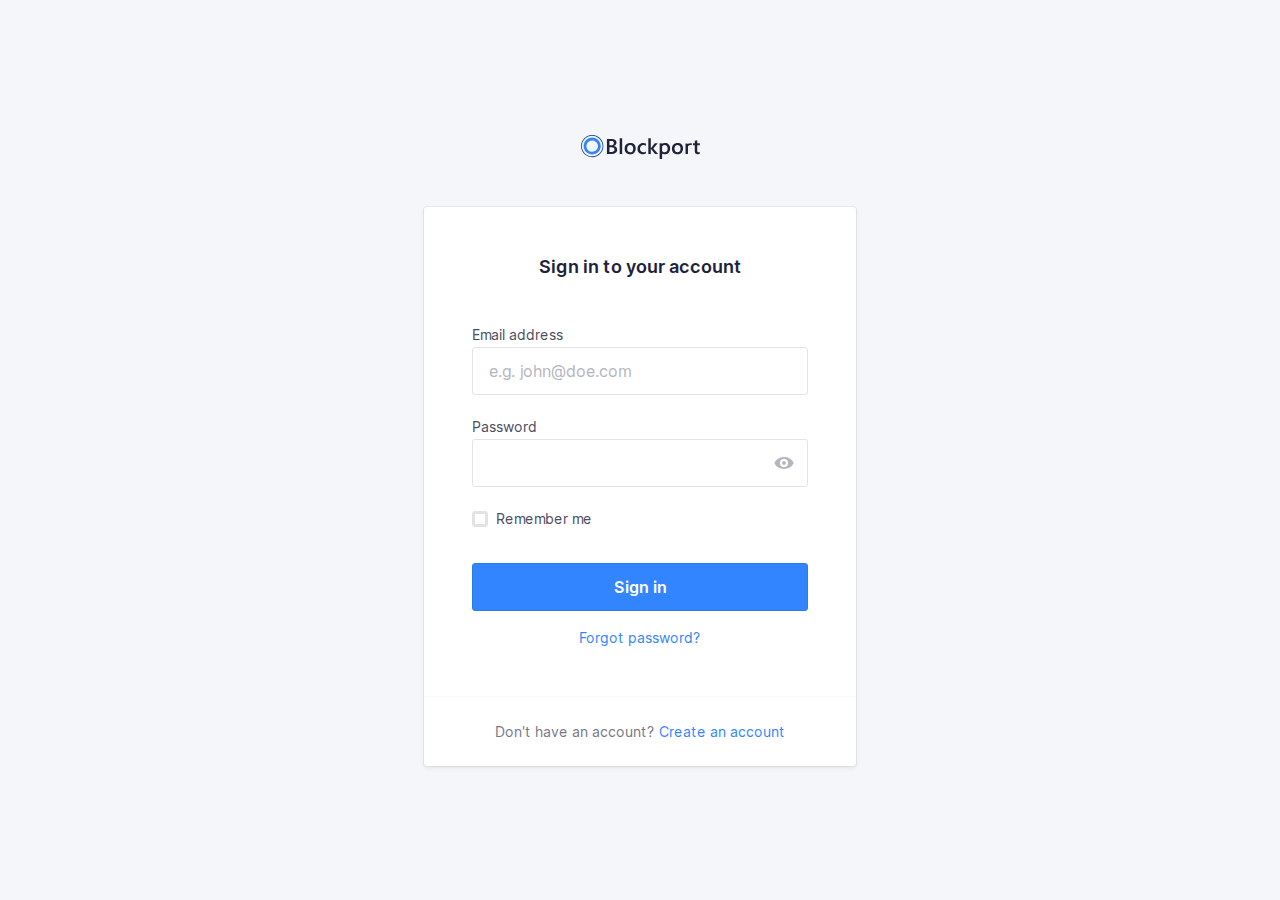
<file: index.html>
<!doctype html>
<html lang="en">

<head>
    <meta charset="utf-8">
    <meta http-equiv="x-ua-compatible" content="ie=edge">
    <title>Blockport - Sign in</title>
    <meta name="description" content="This is my HTML5 boilerplate.">
    <meta name="viewport" content="width=device-width, initial-scale=1.0">
    <meta name="theme-color" content="#e85e00">

    <link rel="icon" href="favicon.svg">
    <link rel="apple-touch-icon" href="apple-touch-icon.png">
    <link rel="manifest" href="manifest.json">

    <script defer src="script/app.js"></script>
    <link rel="stylesheet" href="css/screen.css">
</head>

<body>
    <section class="o-row o-row--login">
        <div class="o-container u-max-width-xs">
            <h1 class="c-logo">
                <svg class="c-logo__symbol" viewBox="0 0 119 24" xmlns="http://www.w3.org/2000/svg">
                    <title>Blockport</title>
                    <path class="c-logo__path c-logo__path--1" d="M25.9496128,18.9917356 L25.9496128,4.04231406 L30.7396633,4.04231406 C32.19945,4.04231406 33.3560606,4.35834712 34.2094949,4.99041321 C35.0252057,5.55089835 35.5052521,6.4769114 35.4896465,7.4598347 C35.5056187,8.25676883 35.2485893,9.03557965 34.7604209,9.6694215 C34.2511175,10.3119823 33.5500641,10.7791057 32.7570539,11.0042975 L32.7570539,11.0459504 C33.6957957,11.1207168 34.5764055,11.5260387 35.2392256,12.1884297 C35.8602694,12.8310744 36.1707912,13.6667769 36.1707912,14.6955372 C36.1979832,15.9155062 35.6268682,17.0730015 34.6382155,17.8016529 C33.6205051,18.5950413 32.3363468,18.9917356 30.7857407,18.9917356 L25.9496128,18.9917356 Z M41.1511616,18.9918689 L38.6990404,18.9918689 L38.6990404,3.18727869 L41.1511616,3.18727869 L41.1511616,18.9918689 Z M49.1105387,19.2396694 C47.4477441,19.2396694 46.1195118,18.741157 45.1258418,17.7441322 C44.1321717,16.7471074 43.6360046,15.4247934 43.6373401,13.7771901 C43.6373401,11.9841322 44.1548767,10.5838017 45.1899495,9.57619833 C46.2250223,8.56859504 47.6200337,8.06479338 49.3749832,8.06479338 C51.0591469,8.06479338 52.3720202,8.55471073 53.3136027,9.53454547 C54.2551852,10.5143802 54.7226376,11.8730579 54.7159596,13.6105785 C54.7159596,15.313719 54.2091077,16.677686 53.195404,17.7024794 C52.1817003,18.7272727 50.8200787,19.2396694 49.1105387,19.2396694 Z M64.9231145,18.4998347 C63.986548,19.011405 62.9292595,19.2667693 61.8599663,19.2396694 C60.2572727,19.2396694 58.9657689,18.7444628 57.9854545,17.7540496 C57.0051402,16.7636364 56.5136477,15.4796694 56.5109764,13.9021488 C56.5109764,12.1434711 57.0385299,10.7312397 58.0936364,9.66545453 C59.1487429,8.59966942 60.5611166,8.0661157 62.3307576,8.06479338 C63.2258904,8.04636779 64.1144193,8.22027864 64.9351347,8.57454547 L64.9351347,10.8277686 C64.2490961,10.2941313 63.4035149,10.0011171 62.5310943,9.99471073 C61.5738178,9.96365776 60.6492491,10.3415166 59.9928283,11.0320661 C59.3330526,11.7236364 59.003165,12.6287603 59.003165,13.747438 C59.003165,14.8661157 59.3136869,15.7381818 59.9347306,16.3636364 C60.5557744,17.0023141 61.3891751,17.3216529 62.4349327,17.3216529 C63.3470917,17.3090469 64.2260005,16.9806241 64.9191077,16.3933884 L64.9191077,18.4998347 L64.9231145,18.4998347 Z M77.1256229,18.9918689 L74.0304209,18.9918689 L69.8393771,13.8605902 L69.7973064,13.8605902 L69.7973064,18.9918689 L67.3451852,18.9918689 L67.3451852,3.18727869 L69.7973064,3.18727869 L69.7973064,13.2039344 L69.8393771,13.2039344 L73.7980303,8.31462295 L76.7349663,8.31462295 L72.2814815,13.4718689 L77.1256229,18.9918689 Z M118.81569,18.8747107 C118.223016,19.1343064 117.578072,19.2557712 116.930522,19.2297521 C114.839007,19.2297521 113.793249,18.2380165 113.793249,16.2545455 L113.793249,10.2128926 L111.990219,10.2128926 L111.990219,8.31669423 L113.793249,8.31669423 L113.793249,5.84528927 L116.235354,5.15702479 L116.235354,8.31669423 L118.81569,8.31669423 L118.81569,10.2128926 L116.235354,10.2128926 L116.235354,15.5504132 C116.235354,16.1824793 116.351549,16.6340496 116.583939,16.905124 C116.81633,17.1761983 117.202312,17.3084298 117.741886,17.3018182 C118.130518,17.3099664 118.50999,17.1844984 118.81569,16.9467769 L118.81569,18.8647934 L118.81569,18.8747107 Z M109.678333,8.12826445 C110.052664,8.12904551 110.426384,8.1582218 110.796212,8.21553718 L110.796212,10.2961983 C110.392833,10.129817 109.958979,10.0480952 109.522071,10.0561983 C108.65244,10.0185786 107.815007,10.3854441 107.258266,11.0479339 C107.143588,11.1960713 107.043624,11.3548242 106.959764,11.5219835 L106.959764,18.9917356 L104.519663,18.9917356 L104.519663,8.37818184 L106.959764,8.66776859 L106.959764,8.67768594 C107.814579,8.30025824 108.742499,8.11272598 109.678333,8.12826445 Z M96.4320707,19.2396694 C94.7692761,19.2396694 93.4410438,18.741157 92.4473737,17.7441322 C91.4537037,16.7471074 90.9575366,15.4247934 90.9588721,13.7771901 C90.9588721,11.9841322 91.4764087,10.5838017 92.5114815,9.57619833 C93.5465543,8.56859504 94.9415657,8.06479338 96.6965152,8.06479338 C98.3806789,8.06479338 99.6935522,8.55471073 100.635135,9.53454547 C101.576717,10.5143802 102.04417,11.8730579 102.037492,13.6105785 C102.037492,15.313719 101.53064,16.677686 100.516936,17.7024794 C99.5032323,18.7272727 98.1416107,19.2396694 96.4320707,19.2396694 Z M87.7494781,9.53454547 C88.6883893,10.5157025 89.1578451,11.873719 89.1578451,13.608595 C89.1591806,15.3117355 88.6523287,16.6757025 87.6372896,17.7004959 C86.6222504,18.7252892 85.258625,19.2376859 83.5464141,19.2376859 C82.7065422,19.2489838 81.8737089,19.0847473 81.1023064,18.7557025 L81.1023064,23.8968595 L78.6622054,23.8968595 L78.6622054,8.31471073 L81.1023064,8.60429752 C81.9552279,8.23296681 82.8792553,8.04891403 83.8108586,8.06479338 C85.5017003,8.06479338 86.8145736,8.55471073 87.7494781,9.53454547 Z M96.5422559,9.99471073 C95.6726247,9.95709108 94.8351921,10.3239565 94.2784512,10.9864463 C93.7241864,11.6476033 93.4470539,12.5580165 93.4470539,13.7176859 C93.4470539,14.8363636 93.7275253,15.7170248 94.288468,16.3596694 C94.8529651,17.0028668 95.6823515,17.3568733 96.5422559,17.3216529 C97.5038721,17.3216529 98.2424466,17.0056198 98.7579798,16.3735537 C99.273513,15.7414876 99.5366216,14.8416529 99.5473064,13.6740496 C99.5473064,12.4998347 99.28954,11.5927273 98.7740067,10.9527273 C98.2584735,10.3127273 97.5145568,9.99338845 96.5422559,9.99471073 Z M28.4438047,6.03570248 L28.4438047,10.286281 L30.0645286,10.286281 C30.9353255,10.286281 31.6178058,10.0833058 32.1119697,9.67735538 C32.6061335,9.27140494 32.8532155,8.69619836 32.8532155,7.95173555 C32.8532155,6.67305785 31.9897643,6.03371902 30.262862,6.03371902 L28.4418013,6.03371902 L28.4438047,6.03570248 Z M28.4438047,12.2796694 L28.4438047,17.0082644 L30.5813973,17.0082644 C31.5163019,17.0082644 32.237514,16.7947108 32.7450337,16.3676033 C33.2602043,15.9259125 33.5416601,15.2742418 33.5083165,14.6003306 C33.5083165,13.0505785 32.4238271,12.2757025 30.2548485,12.2757025 L28.4518182,12.2757025 L28.4438047,12.2796694 Z M49.226734,9.99471073 C48.3571028,9.95709108 47.5196702,10.3239565 46.9629293,10.9864463 C46.4086646,11.6476033 46.131532,12.5580165 46.131532,13.7176859 C46.131532,14.8363636 46.4120034,15.7170248 46.9729461,16.3596694 C47.5370578,17.0036033 48.3664998,17.3583638 49.226734,17.3236364 C50.1883502,17.3236364 50.9269247,17.0076033 51.4424579,16.3755372 C51.9579912,15.7434711 52.2157576,14.8436364 52.2157576,13.6760331 C52.2157576,12.5018182 51.9579912,11.5947107 51.4424579,10.9547107 C50.9269247,10.3147108 50.1883502,9.99471073 49.226734,9.99471073 Z M85.8803367,16.3735537 C86.3958699,15.738843 86.6543043,14.8390083 86.6556397,13.6740496 C86.6556397,12.4985124 86.3978733,11.591405 85.8823401,10.9527273 C85.3668068,10.3140496 84.6282323,9.99471073 83.6666162,9.99471073 C82.796985,9.95709108 81.9595523,10.3239565 81.4028114,10.9864463 C81.2895823,11.124335 81.1896456,11.2724196 81.1043098,11.4287603 L81.1043098,15.9153719 C81.6149937,16.8312057 82.6094895,17.3774459 83.6646128,17.3216529 C84.626229,17.3216529 85.3648035,17.0056198 85.8803367,16.3735537 Z">
                    </path>
                    <path class="c-logo__path c-logo__path--2" d="M11.1988215,19.5867769 C7.72899435,19.5891833 4.59940205,17.5218316 3.26949789,14.3488101 C1.93959376,11.1757885 2.67130845,7.5220381 5.12341434,5.09144786 C7.57552021,2.66085764 11.2650639,1.93214337 14.4714645,3.24513351 C17.6778651,4.55812363 19.7696074,7.65421885 19.771229,11.0895868 C19.7679239,15.7772288 15.9334776,19.5780304 11.1988215,19.5867769 Z M11.1988215,5.38314051 C8.86509736,5.38073339 6.75988968,6.77093308 5.86550131,8.90506387 C4.97111293,11.0391947 5.46382249,13.496632 7.11372873,15.1307206 C8.76363496,16.7648092 11.2455511,17.2534798 13.4013998,16.3687158 C15.5572486,15.4839518 16.962125,13.4001349 16.9605051,11.0895868 C16.9572,7.93949107 14.3805102,5.38572999 11.1988215,5.37917355 L11.1988215,5.38314051 Z">
                    </path>
                    <path class="c-logo__path c-logo__path--3" d="M21.2917845,15.8796694 C21.3118182,15.8380165 21.3358586,15.8023141 21.3558923,15.7606612 C22.6443671,13.0744887 22.7786498,9.98607785 21.7280964,7.20021549 C20.6775431,4.41435317 18.5317957,2.16875244 15.7805219,0.975867769 L15.7805219,0.96 C15.6683333,0.910413222 15.5541414,0.874710744 15.4419529,0.82909091 C15.2937037,0.767603308 15.1434512,0.710082645 14.9931987,0.656528927 C14.792862,0.583140496 14.5925253,0.517685949 14.378165,0.458181816 C14.2319192,0.414545453 14.0856734,0.374876033 13.9394276,0.337190082 C13.7203928,0.281652893 13.501358,0.23338843 13.2823232,0.192396694 C13.1480976,0.16661157 13.0138721,0.144793388 12.8816498,0.124958678 C12.6546016,0.0905785125 12.4275533,0.0634710744 12.2005051,0.0436363637 C12.0762963,0.0337190082 11.9500842,0.0238016529 11.8258754,0.0178512397 C11.5881425,0.00462809917 11.3510774,-0.000661157024 11.1146801,0.00198347107 C10.988468,0.00198347107 10.8622559,0.00198347107 10.7380471,0.0119008265 C10.5076599,0.0218181818 10.2792761,0.0376859504 10.0528956,0.0614876034 C9.9146633,0.0753719009 9.77843434,0.0932231406 9.64220539,0.113057851 C9.44186869,0.142809918 9.22350168,0.176528926 9.01715488,0.218181818 C8.86089226,0.249917356 8.70462963,0.283636364 8.548367,0.321322314 C8.39210438,0.359008265 8.18575758,0.412561983 8.00745791,0.466115701 C7.82915825,0.519669423 7.65286195,0.577190081 7.47656566,0.638677688 C7.30026936,0.70016529 7.17405724,0.747768594 7.02580808,0.807272727 C6.82547138,0.884628098 6.63715488,0.969917355 6.44483165,1.05719008 C6.31861953,1.11471074 6.19441077,1.17421488 6.07220539,1.23768595 C5.87186869,1.34082644 5.67153199,1.45190082 5.47119529,1.56694215 C5.36301347,1.63041322 5.25683502,1.69586777 5.15065657,1.76528926 C4.95165543,1.89752066 4.75666107,2.02975207 4.5656734,2.16198347 C4.46416949,2.23603306 4.36400114,2.31140496 4.26516835,2.38809918 C4.07952302,2.52958678 3.89721661,2.67834711 3.71824916,2.83438017 C3.61607744,2.92363636 3.51791246,3.0168595 3.41774411,3.11008265 C3.25747475,3.26347108 3.10121212,3.42214876 2.94895623,3.5861157 C2.84678451,3.69719008 2.74861953,3.81024794 2.64845118,3.92528926 C2.51021886,4.08793389 2.37599327,4.25454547 2.24777778,4.42512397 C2.15161616,4.55206611 2.05946128,4.68099175 1.96930976,4.82181816 C1.90119529,4.92099175 1.82506734,5.0201653 1.75895623,5.11537188 C1.69284512,5.2105785 1.65878788,5.29190081 1.60670034,5.37917355 C1.53457912,5.49818184 1.46446128,5.61917355 1.40636364,5.74214876 C1.28415825,5.96231406 1.16796296,6.18446282 1.06178451,6.40859504 C1.02372054,6.44826445 0.995673401,6.49586778 0.981649832,6.54148761 C0.967626263,6.58710744 0.939579125,6.65454547 0.915538721,6.71008265 C0.808692479,6.95471075 0.711863077,7.20132232 0.625050505,7.44991735 C0.588989899,7.55438018 0.55426487,7.65884298 0.520875421,7.76330577 C0.444747475,8.00528927 0.377968575,8.24793388 0.320538721,8.49123966 C0.291156005,8.61157023 0.263776655,8.73190084 0.238400673,8.85223141 C0.191655443,9.07966942 0.152255892,9.30710742 0.12020202,9.53454547 C0.10016835,9.67338842 0.0821380471,9.81024795 0.0681144781,9.9490909 C0.0460774411,10.1613223 0.0320538721,10.3715703 0.022037037,10.5838017 C0.022037037,10.7365289 0.010016835,10.8872727 0.010016835,11.04 C0.010016835,11.2383471 0.010016835,11.4366942 0.026043771,11.6350413 C0.026043771,11.7917356 0.0440740741,11.9484297 0.0580976431,12.105124 C0.0761279461,12.3034711 0.104175084,12.5018182 0.132222222,12.7001653 C0.146245791,12.8429752 0.18030303,13.0036364 0.2003367,13.1543802 C0.238400673,13.3527273 0.286481481,13.5510744 0.336565657,13.7494215 C0.380639731,13.8961983 0.406683502,14.0330579 0.446750842,14.1758678 C0.506851852,14.3742149 0.576969697,14.5844628 0.647087542,14.7867769 C0.693164983,14.9157025 0.739242424,15.0446281 0.789326599,15.1715703 C0.871464646,15.3699174 0.963619529,15.5801653 1.05777778,15.7804959 C1.11387205,15.8995041 1.16996633,16.0185124 1.23006734,16.1355372 C1.33223906,16.3338843 1.44242424,16.5322314 1.55461279,16.7166942 C1.62473064,16.8357025 1.69484848,16.9527273 1.76897306,17.0677686 C1.88316498,17.2442975 2.00537037,17.4168595 2.12957912,17.587438 C2.21973064,17.7123967 2.31188552,17.8353719 2.40804714,17.9563636 C2.50420875,18.0773554 2.65646465,18.2519008 2.78468013,18.3966942 C2.91289562,18.5414876 3.02308081,18.6644628 3.14929293,18.7933884 C3.27550505,18.9223141 3.3876936,19.027438 3.51190236,19.1424794 C3.63611111,19.2575206 3.81841751,19.4241322 3.98069024,19.5590082 C4.09287879,19.6522314 4.20907407,19.7434711 4.32727273,19.8327273 C4.50957912,19.9735537 4.69388889,20.1084297 4.88621212,20.2294215 C4.9362963,20.2631405 4.98037037,20.3008265 5.03045455,20.3345455 C7.52290169,21.989742 10.5859073,22.5756212 13.5217147,21.9587191 C16.4575222,21.3418171 19.0161165,19.5746694 20.6146465,17.0598347 L20.6266667,17.0598347 C20.6647306,17.0003306 20.6947811,16.9368595 20.7328451,16.8753719 C20.8149832,16.7424794 20.8911111,16.6036364 20.9692424,16.4647934 C21.0854377,16.2763636 21.1936195,16.08 21.2917845,15.8796694 Z M6.96771044,20.4198347 C6.40765296,20.1694737 5.87129224,19.8701033 5.36501684,19.5252893 C5.18671717,19.4042975 5.01442761,19.2773554 4.84614478,19.1464463 C4.73996633,19.065124 4.63378788,18.9818182 4.53161616,18.8965289 C4.38136364,18.7715703 4.23912458,18.6406612 4.09888889,18.5097521 C3.9586532,18.378843 3.87451178,18.2995041 3.76632997,18.1884297 C3.65814815,18.0773554 3.53794613,17.9444628 3.42976431,17.8214876 C3.32158249,17.6985124 3.19737374,17.5557025 3.08718855,17.4247934 C2.97700337,17.2938843 2.91489899,17.1986777 2.83075758,17.0836364 C2.71656566,16.9249587 2.60237374,16.766281 2.49819865,16.6036364 C2.43008418,16.4965289 2.36597643,16.3894215 2.29786195,16.2803306 C2.19368687,16.1038017 2.09752525,15.9252893 1.9973569,15.7447934 C1.94126263,15.6376859 1.89117845,15.528595 1.83909091,15.4195041 C1.7609596,15.2231405 1.67681818,15.0386777 1.60069024,14.8482644 C1.55461279,14.7332231 1.51454545,14.6161983 1.47247475,14.501157 C1.40436027,14.3127273 1.34025253,14.1242975 1.28415825,13.9319008 C1.24609428,13.8029752 1.2140404,13.6760331 1.18198653,13.5490909 C1.13590909,13.3626446 1.09183502,13.1761983 1.05577441,12.9897521 C1.02973064,12.8429752 1.0076936,12.7140496 0.981649832,12.5771901 C0.953602694,12.3927273 0.92956229,12.2082644 0.911531987,12.0218182 C0.897508418,11.8809918 0.889494949,11.7401653 0.881481481,11.5993388 C0.881481481,11.4109091 0.865454545,11.2224794 0.865454545,11.0340496 C0.865454545,10.8971901 0.865454545,10.7603306 0.877474747,10.6254545 C0.877474747,10.4271074 0.899511785,10.2287603 0.919545455,10.0304132 C0.931565657,9.90743803 0.94959596,9.78247936 0.965622896,9.65950414 C0.995673401,9.44528927 1.03173401,9.23107436 1.07580808,9.01884299 C1.09784512,8.91173555 1.12188552,8.80462812 1.14792929,8.69950414 C1.20402357,8.47074382 1.27080247,8.24330577 1.34826599,8.01719009 C1.37764871,7.9246281 1.408367,7.83206612 1.44042088,7.73950414 C1.52189113,7.50545453 1.61204265,7.2740496 1.71087542,7.04528927 C1.75094276,6.95206611 1.7910101,6.86082645 1.83508418,6.76958679 C1.93525253,6.55537188 2.03542088,6.3490909 2.15762626,6.14479338 C2.21973064,6.03570248 2.27983165,5.92661158 2.34594276,5.81752064 C2.45412458,5.63900825 2.5683165,5.46644628 2.68651515,5.29586778 C2.7686532,5.17685949 2.85279461,5.0598347 2.93893939,4.94479338 C3.06047699,4.7847934 3.18602133,4.62876031 3.31557239,4.47669423 C3.40505612,4.36826447 3.49520763,4.26710742 3.58602694,4.17322312 C3.73026936,4.01983471 3.87718294,3.86842975 4.02676768,3.71900826 C4.11491582,3.63438017 4.20506734,3.55173554 4.29722222,3.47107438 C4.46016275,3.32694215 4.62710998,3.18809917 4.79806397,3.05454545 C4.88754769,2.98446281 4.978367,2.91834711 5.07052189,2.85619835 C5.24815375,2.72396694 5.42912458,2.60099173 5.61343434,2.48727273 C5.71093152,2.42512397 5.80909651,2.36561983 5.90792929,2.30876033 C6.09090349,2.20165289 6.27654882,2.09983471 6.46486532,2.00330579 C6.57705387,1.94644628 6.69057799,1.89157025 6.80543771,1.83867769 C6.98306957,1.75669422 7.16203704,1.67933884 7.34234007,1.60661157 C7.47589785,1.55239669 7.61413018,1.50082645 7.75703704,1.45190082 C7.91864196,1.39504132 8.08225029,1.34214876 8.24786195,1.29322314 C8.41347361,1.24429752 8.57975307,1.2 8.74670034,1.16033058 C8.8896072,1.12595041 9.03318182,1.09421488 9.17742424,1.06512397 C9.36841191,1.02677686 9.56073514,0.994380165 9.75439394,0.967933885 C9.87993826,0.950743802 10.0061504,0.934876033 10.1330303,0.920330577 C10.3440516,0.899173554 10.5557407,0.883966942 10.7680976,0.874710744 L11.1126768,0.874710744 C11.3317116,0.874710744 11.5514141,0.880000001 11.7717845,0.890578513 L12.1143603,0.914380167 C12.3307239,0.932892563 12.5464197,0.958677687 12.7614478,0.991735538 C12.8829854,1.01024793 13.004523,1.0307438 13.1260606,1.05322314 C13.330404,1.09157025 13.5347475,1.13652893 13.7390909,1.18809918 C13.8713131,1.22181818 14.0035354,1.25752066 14.1397643,1.29719008 C14.3320875,1.35404959 14.523743,1.41619835 14.7147306,1.48363636 C14.8509596,1.53322314 14.9851852,1.58479339 15.115404,1.64033058 C17.755199,2.69780719 19.8336285,4.79210648 20.8551251,7.42387715 C21.8766218,10.0556478 21.7496417,12.9890377 20.5044613,15.5246281 C20.4123064,15.7229752 20.3041246,15.8975206 20.207963,16.08 C20.1378451,16.2029752 20.0697306,16.3279339 19.9956061,16.4489256 C17.2731751,20.8198837 11.7011151,22.517402 6.96771044,20.4178512 L6.96771044,20.4198347 Z">
                    </path>
                </svg>
            </h1>
            <form class="c-card" action="#">
                <div class="c-card__body">
                    <h2 class="c-card__title">
                        Sign in to your account
                    </h2>
                    <p class="c-form-field">
                        <label class="c-label" for="username">
                            Email address
                        </label>
                        <input class="c-input" type="email" name="username" id="username" placeholder="e.g. john@doe.com" required>
                    </p>
                    <p class="c-form-field">
                        <label class="c-label" for="password">
                            Password
                        </label>
                        <span class="c-password-toggle-container">
                            <input class="c-input c-input--password-with-toggle js-password-input" type="password" name="password" id="password" required />
                            <!-- Password toggle -->
                            <span class="c-password-toggle">
                                <input id="togglePasswordCheckbox" type="checkbox" class=" c-password-toggle__checkbox js-password-toggle-checkbox o-hide-accessible" tabindex="-1" />
                                <label class="c-password-toggle__label" for="togglePasswordCheckbox">
                                    <svg class="c-password-toggle__symbol c-password-toggle__symbol--show" xmlns="http://www.w3.org/2000/svg" viewBox="0 0 20 20">
                                        <path d="M6.4,133.876a11,11,0,0,1,19.571-.061l.029.061a11,11,0,0,1-19.571.061l-.029-.061Zm9.8,4a4,4,0,1,0,0-8h0a4,4,0,0,0,0,8Zm0-2a2,2,0,0,1,0-4h0a2,2,0,1,1,0,4Z" transform="translate(-6.2 -123.876)" />
                                    </svg>
                                    <svg class="c-password-toggle__symbol c-password-toggle__symbol--hide" xmlns="http://www.w3.org/2000/svg" viewBox="0 0 20 20">
                                        <path d="M19.009,73.18l-1.77,1.78a3.908,3.908,0,0,0-1.037-.137,4,4,0,0,0-3.857,5.065l-.007-.028-2.76,2.75A11.106,11.106,0,0,1,6.4,78.82,11.014,11.014,0,0,1,19.076,73.2L19,73.18Zm3.8,1.85a11.163,11.163,0,0,1,3.2,3.79,11.014,11.014,0,0,1-12.7,5.622l.077.018,1.77-1.78a3.907,3.907,0,0,0,1.037.137,4,4,0,0,0,3.857-5.065l.007.028,2.76-2.75Zm-.25-3.99,1.42,1.42L9.839,86.6l-1.42-1.42Z" transform="translate(-6.199 -68.82)" />
                                    </svg>
                                    <span class="o-hide-accessible">Show password</span>
                                </label>
                            </span>
                        </span>
                    </p>
                    <p class="c-form-field c-form-field--option">
                        <input class="c-option c-option--hidden o-hide-accessible" type="checkbox" id="checkbox2">
                        <label class="c-label c-label--option c-custom-option" for="checkbox2">
                            <span class="c-custom-option__fake-input c-custom-option__fake-input--checkbox">
                                <svg class="c-custom-option__symbol" xmlns="http://www.w3.org/2000/svg" viewBox="0 0 9 6.75">
                                    <path d="M4.75,9.5a1,1,0,0,1-.707-.293l-2.25-2.25A1,1,0,1,1,3.207,5.543L4.75,7.086,8.793,3.043a1,1,0,0,1,1.414,1.414l-4.75,4.75A1,1,0,0,1,4.75,9.5" transform="translate(-1.5 -2.75)" />
                                </svg>
                            </span>
                            Remember me
                        </label>
                    </p>
                    <p class="u-mb-md">
                        <!-- Input type button
                                <input type="submit" class="o-button-reset c-button" value="Sign in"/>
                            -->
                        <!-- Button -->
                        <button type="submit" class="o-button-reset c-button">Sign in</button>
                    </p>
                    <p class="u-text-sm u-align-text-center">
                        <a href="#!" class="u-nounderline">
                            Forgot password?
                        </a>
                    </p>
                </div>
                <div class="c-card__footer">
                    <p class="u-align-text-center u-text-sm u-color-neutral-600">
                        Don't have an account? <a href="#" class="u-nounderline">Create an account</a>
                    </p>
                </div>
            </form>

        </div>
    </section>
</body>

</html>
</file>
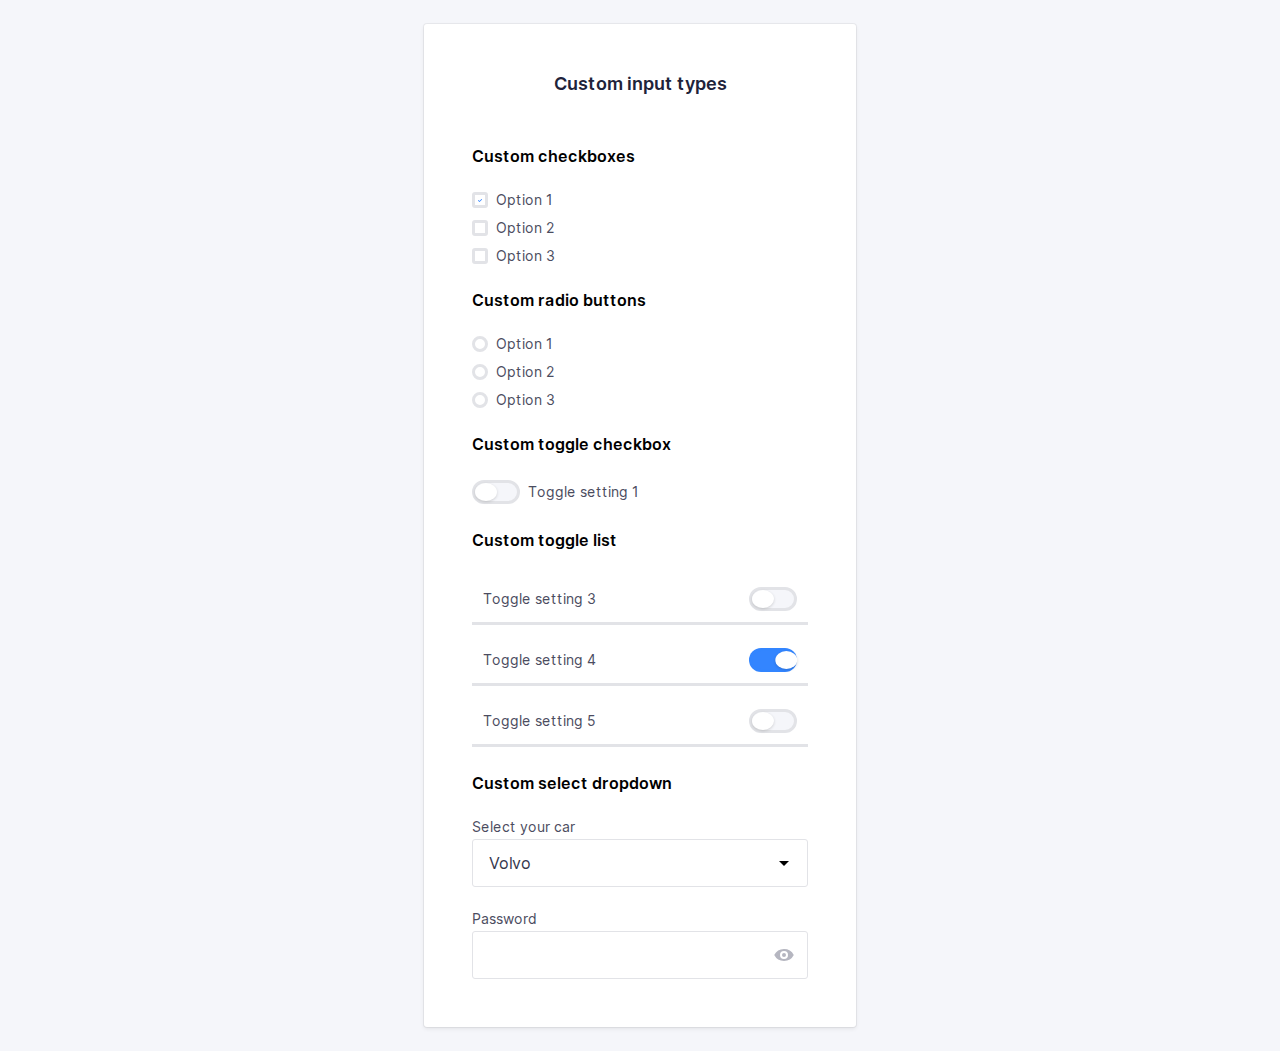
<file: inputs.html>
<!doctype html>
<html lang="en">

<head>
    <meta charset="utf-8">
    <meta http-equiv="x-ua-compatible" content="ie=edge">
    <title>Blockport - Sign in</title>
    <meta name="description" content="This is my HTML5 boilerplate.">
    <meta name="viewport" content="width=device-width, initial-scale=1.0">
    <meta name="theme-color" content="#e85e00">

    <link rel="icon" href="favicon.svg">
    <link rel="apple-touch-icon" href="apple-touch-icon.png">
    <link rel="manifest" href="manifest.json">

    <script defer src="script/app.js"></script>
    <link rel="stylesheet" href="css/screen.css">
</head>

<body>
    <section class="o-row o-row--lg o-row--login o-row--beta">
        <div class="o-container u-max-width-xs">
            <form class="c-card" action="#">
                <div class="c-card__body">
                    <h2 class="c-card__title">
                        Custom input types
                    </h2>
                    <div class="o-section">
                        <!-- Custom checkboxes -->
                        <h5>
                            Custom checkboxes
                        </h5>
                        <ul class="o-list c-option-list">
                            <li class="c-form-field c-form-field--option c-option-list__item">
                                <input class="c-option c-option--hidden o-hide-accessible" type="checkbox" id="checkbox1" checked>
                                <label class="c-label c-label--option c-custom-option" for="checkbox1">
                                    <span class="c-custom-option__fake-input c-custom-option__fake-input--checkbox">
                                        <svg class="c-custom-option__symbol" xmlns="http://www.w3.org/2000/svg" viewBox="0 0 9 6.75">
                                            <path d="M4.75,9.5a1,1,0,0,1-.707-.293l-2.25-2.25A1,1,0,1,1,3.207,5.543L4.75,7.086,8.793,3.043a1,1,0,0,1,1.414,1.414l-4.75,4.75A1,1,0,0,1,4.75,9.5" transform="translate(-1.5 -2.75)" />
                                        </svg>
                                    </span>
                                    Option 1
                                </label>
                            </li>
                            <li class="c-form-field c-form-field--option c-option-list__item">
                                <input class="c-option c-option--hidden o-hide-accessible" type="checkbox" id="checkbox2">
                                <label class="c-label c-label--option c-custom-option" for="checkbox2">
                                    <span class="c-custom-option__fake-input c-custom-option__fake-input--checkbox">
                                        <svg class="c-custom-option__symbol" xmlns="http://www.w3.org/2000/svg" viewBox="0 0 9 6.75">
                                            <path d="M4.75,9.5a1,1,0,0,1-.707-.293l-2.25-2.25A1,1,0,1,1,3.207,5.543L4.75,7.086,8.793,3.043a1,1,0,0,1,1.414,1.414l-4.75,4.75A1,1,0,0,1,4.75,9.5" transform="translate(-1.5 -2.75)" />
                                        </svg>
                                    </span>
                                    Option 2
                                </label>
                            </li>
                            <li class="c-form-field c-form-field--option c-option-list__item">
                                <input class="c-option c-option--hidden o-hide-accessible" type="checkbox" id="checkbox3">
                                <label class="c-label c-label--option c-custom-option" for="checkbox3">
                                    <span class="c-custom-option__fake-input c-custom-option__fake-input--checkbox">
                                        <svg class="c-custom-option__symbol" xmlns="http://www.w3.org/2000/svg" viewBox="0 0 9 6.75">
                                            <path d="M4.75,9.5a1,1,0,0,1-.707-.293l-2.25-2.25A1,1,0,1,1,3.207,5.543L4.75,7.086,8.793,3.043a1,1,0,0,1,1.414,1.414l-4.75,4.75A1,1,0,0,1,4.75,9.5" transform="translate(-1.5 -2.75)" />
                                        </svg>
                                    </span>
                                    Option 3
                                </label>
                            </li>
                        </ul>
                    </div>
                    <div class="o-section">
                        <!-- Custom radio buttons -->
                        <h5>
                            Custom radio buttons
                        </h5>
                        <ul class="o-list c-option-list">
                            <li class="c-form-field c-form-field--option c-option-list__item">
                                <input class="c-option c-option--hidden o-hide-accessible" type="radio" name="radios" id="radio1">
                                <label class="c-label c-label--option c-custom-option" for="radio1">
                                    <span class="c-custom-option__fake-input c-custom-option__fake-input--radio">
                                        <span class="c-custom-option__symbol"></span>
                                    </span>
                                    Option 1
                                </label>
                            </li>
                            <li class="c-form-field c-form-field--option c-option-list__item">
                                <input class="c-option c-option--hidden o-hide-accessible" type="radio" name="radios" id="radio2">
                                <label class="c-label c-label--option c-custom-option" for="radio2">
                                    <span class="c-custom-option__fake-input c-custom-option__fake-input--radio">
                                        <span class="c-custom-option__symbol"></span>
                                    </span>
                                    Option 2
                                </label>
                            </li>
                            <li class="c-form-field c-form-field--option c-option-list__item">
                                <input class="c-option c-option--hidden o-hide-accessible" type="radio" name="radios" id="radio3">
                                <label class="c-label c-label--option c-custom-option" for="radio3">
                                    <span class="c-custom-option__fake-input c-custom-option__fake-input--radio">
                                        <span class="c-custom-option__symbol"></span>
                                    </span>
                                    Option 3
                                </label>
                            </li>
                        </ul>
                    </div>
                    <div class="o-section">
                        <!-- Custom toggle checkboxes -->
                        <h5>
                            Custom toggle checkbox
                        </h5>
                        <p>
                            <input class="c-option c-option--hidden o-hide-accessible" type="checkbox" id="toggle1">
                            <label class="c-label c-label--option c-custom-toggle" for="toggle1">
                                <span class="c-custom-toggle__fake-input">
                                </span>
                                Toggle setting 1
                            </label>
                        </p>
                    </div>
                    <div class="o-section">
                        <h5>
                            Custom toggle list
                        </h5>
                        <ul class="o-list c-custom-toggle-list">
                            <li class="c-custom-toggle-list__item">
                                <input class="c-option c-option--hidden o-hide-accessible" type="checkbox" id="toggle3">
                                <label class="c-label c-label--option c-custom-toggle c-custom-toggle--inverted" for="toggle3">
                                    <span class="c-custom-toggle__fake-input">
                                    </span>
                                    Toggle setting 3
                                </label>
                            </li>
                            <li class="c-custom-toggle-list__item">
                                <input class="c-option c-option--hidden o-hide-accessible" type="checkbox" id="toggle4" checked>
                                <label class="c-label c-label--option c-custom-toggle c-custom-toggle--inverted" for="toggle4">
                                    <span class="c-custom-toggle__fake-input">
                                    </span>
                                    Toggle setting 4
                                </label>
                            </li>
                            <li class="c-custom-toggle-list__item">
                                <input class="c-option c-option--hidden o-hide-accessible" type="checkbox" id="toggle5">
                                <label class="c-label c-label--option c-custom-toggle c-custom-toggle--inverted" for="toggle5">
                                    <span class="c-custom-toggle__fake-input">
                                    </span>
                                    Toggle setting 5
                                </label>
                            </li>
                        </ul>
                    </div>
                    <div class="o-section">
                        <!-- Custom select -->
                        <h5>
                            Custom select dropdown
                        </h5>
                        <p class="c-form-field">
                            <label class="c-label" for="select1">
                                Select your car
                            </label>
                            <span class="c-custom-select">
                                <select class="c-input c-custom-select__input" class="" name="select1" id="select1">
                                    <option value="volvo">Volvo</option>
                                    <option value="saab">Saab</option>
                                    <option value="mercedes">Mercedes</option>
                                    <option value="audi">Audi</option>
                                </select>
                                <svg class="c-custom-select__symbol" xmlns="http://www.w3.org/2000/svg" viewBox="0 0 24 24">
                                    <path d="M7,10l5,5,5-5Z" />
                                </svg>
                            </span>
                        </p>
                    </div>
                    <p class="c-form-field">
                        <label class="c-label" for="password">
                            Password
                        </label>
                        <span class="c-password-toggle-container">
                            <input class="c-input c-input--password-with-toggle js-password-input" type="password" name="password" id="password" required />
                            <!-- Password toggle -->
                            <span class="c-password-toggle">
                                <input id="togglePasswordCheckbox" type="checkbox" class=" c-password-toggle__checkbox js-password-toggle-checkbox o-hide-accessible" tabindex="-1" />
                                <label class="c-password-toggle__label" for="togglePasswordCheckbox">
                                    <svg class="c-password-toggle__symbol c-password-toggle__symbol--show" xmlns="http://www.w3.org/2000/svg" viewBox="0 0 20 20">
                                        <path d="M6.4,133.876a11,11,0,0,1,19.571-.061l.029.061a11,11,0,0,1-19.571.061l-.029-.061Zm9.8,4a4,4,0,1,0,0-8h0a4,4,0,0,0,0,8Zm0-2a2,2,0,0,1,0-4h0a2,2,0,1,1,0,4Z" transform="translate(-6.2 -123.876)" />
                                    </svg>
                                    <svg class="c-password-toggle__symbol c-password-toggle__symbol--hide" xmlns="http://www.w3.org/2000/svg" viewBox="0 0 20 20">
                                        <path d="M19.009,73.18l-1.77,1.78a3.908,3.908,0,0,0-1.037-.137,4,4,0,0,0-3.857,5.065l-.007-.028-2.76,2.75A11.106,11.106,0,0,1,6.4,78.82,11.014,11.014,0,0,1,19.076,73.2L19,73.18Zm3.8,1.85a11.163,11.163,0,0,1,3.2,3.79,11.014,11.014,0,0,1-12.7,5.622l.077.018,1.77-1.78a3.907,3.907,0,0,0,1.037.137,4,4,0,0,0,3.857-5.065l.007.028,2.76-2.75Zm-.25-3.99,1.42,1.42L9.839,86.6l-1.42-1.42Z" transform="translate(-6.199 -68.82)" />
                                    </svg>
                                    <span class="o-hide-accessible">Show password</span>
                                </label>
                            </span>
                        </span>
                    </p>
                </div>
            </form>
        </div>
    </section>
</body>

</html>
</file>
<file: css/screen.css>
/*------------------------------------*\
#FONTS
\*------------------------------------*/

@font-face {
    font-family: "Inter Web";
    font-weight: 400;
    src: url("../fonts/Inter-Regular.woff2") format("woff2")
}

@font-face {
    font-family: "Inter Web";
    font-weight: 600;
    src: url("../fonts/Inter-SemiBold.woff2") format("woff2")
}

/*---------------------------------------/*
 # SETTINGS
/*---------------------------------------*/

:root {
    /* colors */
    --global-color-primary-h: 216deg;
    --global-color-primary-s: 100%;
    --global-color-primary-l: 60%;
    --global-color-primary-500-hsl: var(--global-color-primary-h) var(--global-color-primary-s) var(--global-color-primary-l);
    --global-color-primary-500: hsl(var(--global-color-primary-500-hsl));
    --global-color-primary-400: hsl(var(--global-color-primary-h) 100% 65%);
    --global-color-primary-600: hsl(var(--global-color-primary-h) 80% 55%);
    --global-color-primary-700: hsl(var(--global-color-primary-h) 65% 35%);
    --global-color-primary-500-alpha-75: hsl(var(--global-color-primary-500-hsl) / .75);
    --global-color-primary-500-alpha-30: hsl(var(--global-color-primary-500-hsl) / .3);

    --global-color-neutral-000: #FFFFFF;
    --global-color-neutral-050: #F5F6FA;
    --global-color-neutral-100: #E2E3E7;
    --global-color-neutral-200: #caccd4;
    --global-color-neutral-300: #b5b6c0;
    --global-color-neutral-400: #a0a1ad;
    --global-color-neutral-500: #8b8c9a;
    --global-color-neutral-600: #757787;
    --global-color-neutral-700: #606274;
    --global-color-neutral-800: #4b4c60;
    --global-color-neutral-900: #35374d;
    --global-color-neutral-950: #20223a;

    --global-input-borderWidth: var(--global-borderWidth);
    --global-input-backgroundColor: var(--global-color-neutral-800);
    --global-color-borderColor: var(--global-color-neutral-100);
    --global-hover-borderColor: var(--global-color-neutral-200); 
    --global-input-focus-borderColor: var(--global-color-primary-500);

    --global-normal-boxShadow:0px 1px 3px hsla(0, 0%, 0%, 0.16);

    /* border stuff */
    --global-borderRadius: 3px;
    --global-borderWidth: 1px;
    --global-borderWidth-s:1px;
    --global-borderWidt-m:3px;
    --global-border-circle:50%;

    /* transitions */
    --global-transitionTiming-alpha: .1s ease-out;

    /* Baseline settings */
    --global-baseline: .5rem;
    --global-whitespace: calc(var(--global-baseline) * 3);
    /* = 24px */

    --global-whitespace-xs: calc(var(--global-baseline) / 2);
    /* = 4px */
    --global-whitespace-sm: calc(var(--global-baseline) * 1);
    /*  = 8px */
    --global-whitespace-md: calc(var(--global-baseline) * 2);
    /*  = 16px */
    --global-whitespace-lg: calc(var(--global-baseline) * 4);
    /*  = 32px */
    --global-whitespace-xl: calc(var(--global-whitespace) * 2);
    /*  = 48px */
    --global-whitespace-xxl: calc(var(--global-whitespace) * 3);
    /*  = 72px */

    /* VARIABELEN */
    --global-form-backgroundColor: white;
    --global-page-backgroundColor: var(--global-color-neutral-050); 
    --global-page-titelTextColor: var(--global-color-neutral-950); 
    --global-page-textColor: var(--global-color-neutral-800);
    --global-page-textColorLight: var(--global-color-neutral-600);
    --global-page-borderColer:var(--global-color-neutral-100);
    --global-input-borderColorHover: var(--global-color-neutral-200) ;
    --global-page-fillColorCircle: var(--global-color-primary-500);
    --global-page-fillColorOuterCircle: #1B4186;
    --global-input-focusHoverBorderShadowColor: 0 0 0 3px var(--global-color-primary-500-alpha-30);
    --global-input-focusHoverBorderColor: var(--global-color-primary-500);
    --global-input-activeBorderColor: var(--global-color-primary-600);
    --global-button-bgColorHover: #4F95FF;
    --global-input-errorColor: hsl(0, 100%, 60%);
    --global-input-errorColorBoxShadow: hsl(var(--global-input-errorBorder)/ .3);
    --global-input-bgColor: white; 
    --global-link-color: var(--global-color-primary-500);
    --global-link-focusColor: var(--global-color-primary-400);
    --global-link-activeColor: var(--global-color-primary-600);
    --global-placeholder-color: var(--global-color-neutral-300);
    --global-input-blauwDertig: var(--global-color-primary-500-alpha-30);
    --global-input-blauwVijfenZeventig: var(var(--global-color-primary-500-alpha-75));  
    --global-input-bgColor: white;
    --global-input-text: var(--global-color-neutral-900);
    
}   

 /* VARIABELEN DARK SCHEME (enkel voor index) */

@media(prefers-color-scheme: dark){
    :root{
        --global-page-backgroundColor: var(--global-color-neutral-950); 
        --global-form-backgroundColor: var(--global-color-neutral-900);
        --global-placeholder-color: var(--global-color-neutral-600);
        --global-page-titelTextColor: white; 
        --global-page-textColor: var(--global-color-neutral-300);
        --global-page-borderColer: var(--global-color-neutral-950);
        --global-input-bgColor: var(--global-color-neutral-950);
        --global-input-text:white;
    }
}


/*---------------------------------------/*
 # GENERIC
/*---------------------------------------*/

*,
*:before,
*:after {
    box-sizing: inherit;
    padding: 0;
    margin: 0;
    font-size: 100%;
    font-weight: normal;
}

img {
    display: block;
    max-width: 100%;
}

/*---------------------------------------/*
 # ELEMENTS
/*---------------------------------------*/
/*
    Elements: Page
    ---
    Default markup for page level elements
*/

html {
    line-height: 1.5;
    font-family: "Inter Web", Helvetica, arial, sans-serif;
    color: var(--global-page-color);
    background-color: var(--global-page-backgroundColor);
    box-sizing: border-box;
    -webkit-font-smoothing: antialiased;
    -moz-osx-font-smoothing: grayscale;
}

/*
    Customize the background color and color to match your design.
*/

/* ::selection {
    background: var(--global-color-primary-500);
    color: white;
} */

/*
    Elements: typography
    ---
    Default markup for typographic elements
*/

h1,
h2,
h3 {
    font-weight: 700;
}

h1 {
    font-size: 2.25rem;
    line-height: calc(var(--global-baseline) * 6);
    margin: 0 0 var(--global-whitespace);
}

h2 {
    font-size: 2rem;
    line-height: calc(var(--global-baseline) * 5);
    margin: 0 0 var(--global-whitespace);
}

h3 {
    font-size: 1.125rem;
    line-height: calc(var(--global-baseline) * 4);
    margin: 0 0 var(--global-whitespace);
}

h4,
h5,
h6 {
    font-size: 1rem;
    font-weight: 600;
    line-height: calc(var(--global-baseline) * 3);
    margin: 0 0 var(--global-whitespace);
}

p,
ol,
ul,
dl,
table,
address,
figure {
    margin: 0 0 var(--global-whitespace);
}

ul,
ol {
    padding-left: var(--global-whitespace);
}

li {

    & ul,
    & ol {
        margin-bottom: 0;
    }
}

blockquote {
    font-style: normal;
    font-size: 1.375rem;
    line-height: calc(var(--global-baseline) * 6);
    margin: 0 0 var(--global-whitespace);
}

blockquote * {
    font-size: inherit;
    line-height: inherit;
}

figcaption {
    font-weight: 400;
    font-size: .75rem;
    line-height: calc(var(--global-baseline) * 2);
    margin-top: var(--global-whitespace-xxs);
}

hr {
    border: 0;
    height: var(--global-borderWidth);
    background: LightGrey;
    margin: 0 0 var(--global-whitespace);
}

a {

    &,
    &:visited {
        transition: all var(--global-transitionTiming-alpha);
        color: var(--global-link-color);
        outline-color: var(--global-link-BoxShadowColor);
        outline-width: medium;
        outline-offset: 2px;
    }

    &:hover,
    &:focus {
        color: var(--global-link-focusColor);
    }

    &:active {
        color: var(--global-link-activeColor);
    }

}

label,
input {
    display: block;
}

input::placeholder {
    color: var(--global-placeholder-color);
}

/*------------------------------------*\
#OBJECTS
\*------------------------------------*/

/*
    Objects: Row
    ---
    Creates a horizontal row that stretches the viewport and adds padding around children
*/

.o-row {
    display: flow-root;
    position: relative;
    padding: var(--global-whitespace) var(--global-whitespace) 0;
}

.o-row--login {
    min-height: 100vh;
    display: flex;
    align-items: center;
}

/*
    Objects: Container
    ---
    Creates a horizontal container that sets de global max-width
*/

.o-container {
    margin-left: auto;
    margin-right: auto;
    max-width: 79.5em;
    /* 79.5 * 16px = 1272 */
    width: 100%;
}

/*
    Objects: Layout
    ---
    The layout object provides us with a column-style layout system. This object
    contains the basic structural elements, but classes should be complemented
    with width utilities
*/

.o-layout {
    display: flex;
    flex-wrap: wrap;
}

.o-layout__item {
    width: 100%;
}

/* gutter modifiers, these affect o-layout__item too */

.o-layout--gutter {
    margin-left: calc(var(--global-whitespace) / -2);
    margin-right: calc(var(--global-whitespace) / -2);
}

.o-layout--gutter>.o-layout__item {
    padding-left: calc(var(--global-whitespace) / 2);
    padding-right: calc(var(--global-whitespace) / 2);
}

.o-layout--gutter-s {
    margin-left: calc(var(--global-whitespace-sm) * -1);
    margin-right: calc(var(--global-whitespace-sm) * -1);
}

.o-layout--gutter-s>.o-layout__item {
    padding-left: var(--global-whitespace-sm);
    padding-right: var(--global-whitespace-sm);
}

.o-layout--gutter-l {
    margin-left: calc(var(--global-whitespace-md) * -1);
    margin-right: calc(var(--global-whitespace-md) * -1);
}

.o-layout--gutter-l>.o-layout__item {
    padding-left: var(--global-whitespace-md);
    padding-right: var(--global-whitespace-md);
}

/* reverse horizontal row modifier */

.o-layout--row-reverse {
    flex-direction: row-reverse;
}

/* Horizontal alignment modifiers*/

.o-layout--justify-start {
    justify-content: flex-start;
}

.o-layout--justify-end {
    justify-content: flex-end;
}

.o-layout--justify-center {
    justify-content: center;
}

.o-layout--justify-space-around {
    justify-content: space-around;
}

.o-layout--justify-space-evenly {
    justify-content: space-evenly;
}

.o-layout--justify-space-between {
    justify-content: space-between;
}

/* Vertical alignment modifiers */

.o-layout--align-start {
    align-items: flex-start;
}

.o-layout--align-end {
    align-items: flex-end;
}

.o-layout--align-center {
    align-items: center;
}

.o-layout--align-baseline {
    align-items: baseline;
}

/* Vertical alignment modifiers that only work if there is one than one flex item */

.o-layout--align-content-start {
    align-content: start;
}

.o-layout--align-content-end {
    align-content: end;
}

.o-layout--align-content-center {
    align-content: center;
}

.o-layout--align-content-space-around {
    align-content: space-around;
}

.o-layout--align-content-space-between {
    align-content: space-between;
}

/*
    Objects: List
    ---
    Small reusable object to remove default list styling from lists
*/

.o-list {
    list-style: none;
    padding: 0;
}

/*
    Object: Button reset
    ---
    Small button reset object
*/

.o-button-reset {
    border: none;
    margin: 0;
    padding: 0;
    width: auto;
    overflow: visible;
    background: transparent;

    /* inherit font & color from ancestor */
    color: inherit;
    font: inherit;

    /* Normalize `line-height`. Cannot be changed from `normal` in Firefox 4+. */
    line-height: normal;

    /* Corrects font smoothing for webkit */
    -webkit-font-smoothing: inherit;
    -moz-osx-font-smoothing: inherit;

    /* Corrects inability to style clickable `input` types in iOS */
    -webkit-appearance: none;
}

/*
    Object: Hide accessible
    ---
    Accessibly hide any element
*/

.o-hide-accessible {
    position: absolute;
    width: 1px;
    height: 1px;
    padding: 0;
    margin: -1px;
    overflow: hidden;
    clip: rect(0, 0, 0, 0);
    border: 0;
}

/*------------------------------------*\
#COMPONENTS
\*------------------------------------*/

/*
    Component: Logo
    ---
    Website main logo
*/

.c-logo {
    height: var(--global-whitespace);
    display: flex;
    align-items: center;
    justify-content: center;
    margin-bottom: var(--global-whitespace-xl);
}

.c-logo__symbol {
    height: 100%;
}

.c-logo__path--1 {
    fill: var(--global-page-titelTextColor);
}

.c-logo__path--2 {
    --circle-fillColor: var(--global-color-primary-500);
    fill: var(--circle-fillColor);
    
}
@media(prefers-color-scheme: dark){
    .c-logo__path--2{
        --circle-fillColor: var(--global-color-neutral-050);
    }
}



.c-logo__path--3 {
    --circle-fillColor: var(--global-color-primary-700);
    fill: var(--circle-fillColor);
}
@media(prefers-color-scheme: dark){
    .c-logo__path--3{
        --circle-fillColor: var(--global-color-neutral-050);
    }
}

/*
    Component: Card
    ---
    Card with box shadow
*/

.c-card {
    background-color: var(--global-form-backgroundColor);
    margin-bottom: var(--global-whitespace);
    border-radius: var(--global-borderRadius);
    box-shadow: 0 0 0 var(--global-borderWidth) rgba(0, 0, 0, 0.05), 0 2px 4px rgba(0, 0, 0, .075);
    overflow: hidden;
}

/* Add padding to child for more flexibility */
.c-card__body,
.c-card__footer {
    padding: var(--global-whitespace);
}

.c-card__footer {
    text-align: center;
    border-top: var(--global-borderWidth) solid var(--global-page-backgroundColor);
}

.c-card__title {
    text-align: center;
    font-size: 1.125rem;
    line-height: calc(var(--global-baseline) * 3);
    font-weight: 600;
    color: var(--global-page-titelTextColor);
    @media (min-width: 27em) {
        margin-bottom: var(--global-whitespace-xl);
    }
}

/* This allows c-card__body and __footer to have equal padding everywhere */

.c-card__body>*:last-child,
.c-card__footer>*:last-child,
.c-card__body>*:last-child>*:last-child,
.c-card__footer>*:last-child>*:last-child {
    margin-bottom: 0;
}

@media (min-width: 27em) {
    .c-card__body {
        padding: var(--global-whitespace-xl);
    }
}

/*
    Component: Forms
    ---
    Everything form related here
*/

.c-form-field--option {
    display: flex;
    align-items: center;
}

/*
    Component: Input
    ---
    Class to put on all input="text" like form inputs
*/

.c-input {
    -webkit-appearance: none;
    -moz-appearance: none;
    appearance: none;
    width: 100%;
    border: var(--global-input-borderWidth) solid var(--global-page-borderColer);
    border-radius: var(--global-borderRadius);
    color: var(--global-input-text);
    background-color: var(--global-input-bgColor);
    font-family: inherit;
    font-size: 1rem;
    line-height: calc(var(--global-baseline) * 3);
    padding: calc(var(--global-baseline) * 1.5 - var(--global-borderWidth)) var(--global-whitespace-md);
    outline: none;
    transition: border var(--global-transition-timing-alpha);

    &:hover {
        border-color: var(--global-input-borderColorHover);
    }

    &:focus,
    &:active {
        border-color: var(--global-input-focusHoverBorderColor);
        box-shadow: var(--global-input-focusHoverBorderShadowColor);
    }
}

/* option input for checkboxes and radio buttons */

.c-option {
    margin-right: var(--global-whitespace-sm);
}

/*
    Component: Label
    ---
    Class to put on all form labels
*/

.c-label {
    margin-bottom: 0;
    font-size: .875rem;
    padding-bottom: var(--global-whitespace-xs);
    line-height: calc(var(--global-baseline) * 2);
    color: var(--global-page-textColor, var(--global-color-neutral-800));

}

.c-label--option {
    padding-bottom: 0;
}

/*
    Component: Button
    ---
    Class to put on form buttons or
*/

.c-button {
    font-size: 1rem;
    font-weight: 700;
    border-radius: var(--global-borderRadius);
    border: var(--global-borderWidth) solid var(--global-color-primary-600);
    background-color: var(--global-color-primary-500);
    color: #fff;
    padding: calc(var(--global-baseline) * 1.5 - var(--global-borderWidth)) var(--global-whitespace-md);
    line-height: calc(var(--global-baseline) * 3);
    width: 100%;
    outline: none;
    transition: all var(--global-transition-timing-alpha);

    &:hover {
        background-color: var(--global-input-focusHoverBorderColor);
    }

    &:focus {
        box-shadow: var(--global-input-focusHoverBorderShadowColor);
    }

    &:active {
        background-color: var(--global-input-activeBorderColor);
        box-shadow: none;
    }
}
/* custom inputs */


/* .c-custom-option__fake-input--checkbox{

}

.c-option--hidden + .c-custom-option{
 
} */

/* CUSTOM CHECKBOXES & RADIO */
.c-custom-option{
    display: flex;
    gap: 8px;
    margin-bottom: 8px;
}





/* CUSTOM CHECKBOXES */
.c-option--hidden + .c-custom-option .c-custom-option__fake-input--checkbox {
    width: 16px;
    height: 16px;
    border: solid var(--global-page-borderColer);    
    border-radius: var(--global-borderRadius);
    padding: 3px;
    display: flex;
    align-items: center;
    justify-content: center;
    transition: all 0.1s ease-in-out;
    background-color: var(--global-input-bgColor);
   
    
    
}

.c-option--hidden + .c-custom-option .c-custom-option__fake-input--checkbox .c-custom-option__symbol{
    fill: var(--global-link-color);
    opacity: 0;
    transition: opacity 0.1s ease-in-out;
    
  }
  .c-option--hidden:checked + .c-custom-option .c-custom-option__fake-input--checkbox  .c-custom-option__symbol{
    opacity: 100;
  }

  .c-option--hidden:checked + .c-custom-option .c-custom-option__fake-input--checkbox {

   border: solid var(--global-page-borderColer);
}
.c-option--hidden:hover + .c-custom-option .c-custom-option__fake-input--checkbox {

    border: solid var(--global-link-activeColor);
    box-shadow: var(--global-input-focusHoverBorderShadowColor);
 }
  .c-option--hidden:focus + .c-custom-option .c-custom-option__fake-input--checkbox {
    border: solid var(--global-link-activeColorg);
    box-shadow: var(--global-input-focusHoverBorderShadowColor);
}

/* CUSTOM RADIO BUTTONS */
.c-option-list__item{
    display: flex;
    align-items: center;
    & > .c-custom-option{
        margin-bottom: 0;
    }
}

.c-option--hidden + .c-custom-option .c-custom-option__fake-input--radio{
    width: 16px;
    height: 16px;
    border: solid var(--global-color-borderColor);    
    border-radius: var(--global-border-circle);
    padding: 3px;
    display: flex;
    align-items: center;
    justify-content: center;
    transition: all 0.1s ease-in-out;
}

.c-option--hidden + .c-custom-option .c-custom-option__fake-input--radio .c-custom-option__symbol{
        background-color:var( --global-input-focusHoverBorderColor);
        height: 6px;
        width: 6px;
        border-radius: var(--global-border-circle);
        opacity: 0;
        transition:opacity 0.1s ease-in-out;
}



  .c-option--hidden:checked + .c-custom-option .c-custom-option__fake-input--radio  .c-custom-option__symbol{
    opacity: 100;
  }

  .c-option--hidden:checked + .c-custom-option .c-custom-option__fake-input--radio {

   border: solid var(--global-color-primary-500-alpha-75);
}
.c-option--hidden:hover + .c-custom-option .c-custom-option__fake-input--radio {

    border: solid var(--global-color-primary-500-alpha-30);
 }

  .c-option--hidden:focus + .c-custom-option .c-custom-option__fake-input--radio {
    border: solid var(--global-color-primary-500-alpha-75);
    box-shadow: var(--global-focus-boxShadow);
}


/* Toevoegen margins bottom */
  .c-option-list{
    margin-bottom: 24px;
  }
  .c-option-list__item{
    margin-bottom: 12px;
  }

  /* c-toggle */


  .c-custom-toggle__fake-input{
    display: block;
    width: 48px;
    height: 24px;
    border-radius: 24px;
    border: solid var(--global-color-borderColor);
    background-color: var(--global-color-neutral-050);
    transition: all 0.3s ease-in-out;
    
  }

  .c-option--hidden:focus + .c-custom-toggle .c-custom-toggle__fake-input{
    border: solid var(--global-color-primary-500-alpha-75);
    box-shadow: var(--global-focus-boxShadow);
  }


  .c-custom-toggle__fake-input::after{
    content: "";
    display: block;
    background-color: var(--global-color-neutral-000);

    border: var(--global-color-neutral-050);
    border-radius: var(--global-border-circle);
    height: 100%;
    width: 22px;
    box-shadow: var(--global-normal-boxShadow);
    transition: transform 0.1s ease-in-out;
}

.c-option--hidden:checked + .c-custom-toggle .c-custom-toggle__fake-input{
    background-color: var(--global-color-primary-500);
    border: solid var(--global-color-primary-500-alpha-75);
}
.c-option--hidden:checked + .c-custom-toggle .c-custom-toggle__fake-input::after{
    transform: translateX(106%);
}


.c-custom-toggle-list__item .c-label{
    display: flex;
}

.c-label--option{
    display: flex;
    gap: 8px;
    margin-bottom: 12px;
    align-items: center;
}

.c-custom-toggle--inverted{
   flex-direction: row-reverse;
   justify-content: space-between;
   border-bottom: solid var(--global-color-neutral-100);
   padding: 11px;
}

/* @media (prefers-color-scheme: dark){
    .c-custom-toggle{
        
    }
} */

.c-custom-select{
    display: block;
    position: relative;
    & .c-custom-select__symbol{
        position: absolute;
        right: 12px;
        top: 50%;
        transform: translateY(-50%);
        height: 24px;
        pointer-events: none;
    }
}
.c-password-toggle-container{
    position: relative;

    & .c-password-toggle{
        position: absolute;
        top: 0;
        right: 0;
        height: 100%;
    }
    
    /* & .c-password-toggle__checkbox{
        position: absolute;
        top: 0;
        right: 0;
    } */
}





.c-password-toggle__label{
    position: absolute;
    top: 0;
    right: 14px;
    height: 100%;
    width: 20px;
    aspect-ratio: 1;
    & .c-password-toggle__symbol{
        position: absolute;
        top: 0;
        right: 0;
        top: 50%;
        transform: translateY(-50%);
        

    }
}

.c-password-toggle__symbol--show{
    opacity: 100;
    fill: var(--global-placeholder-color);
}
.c-password-toggle__symbol--hide{
    opacity: 0;
    fill: var(--global-placeholder-color);
}

.c-password-toggle__checkbox:checked + .c-password-toggle__label > .c-password-toggle__symbol--show {
    opacity: 0;
}
.c-password-toggle__checkbox:checked + .c-password-toggle__label > .c-password-toggle__symbol--hide {
    opacity: 100;
}
.c-password-toggle{

}

.has-error{
    --label-color:red;
}

.c-card__title{
    
}

/*------------------------------------*\
#UTILITIES
\*------------------------------------*/

/*
    Utilities: color
    ---
    Utility classes to put specific colors onto elements
*/

.u-color-neutral-500 {
    color: var(--global-color-neutral-500);
}

.u-color-neutral-600 {
    color: var(--global-color-neutral-600);
}

/*
    Utilities: spacing
    ---
    Utility classes to put specific margins and paddings onto elements
*/

.u-pt-clear {
    padding-top: 0 !important;
}

.u-mb-clear {
    margin-bottom: 0 !important;
}

.u-mb-xs {
    margin-bottom: var(--global-whitespace-xs) !important;
}

.u-mb-sm {
    margin-bottom: var(--global-whitespace-sm) !important;
}

.u-mb-md {
    margin-bottom: var(--global-whitespace-md) !important;
}

.u-mb-lg {
    margin-bottom: var(--global-whitespace-lg) !important;
}

.u-mb-xl {
    margin-bottom: var(--global-whitespace-xl) !important;
}

.u-mb-xl {
    margin-bottom: var(--global-whitespace-xl) !important;
}

/*
    Utilities: max-width
    ---
    Utility classes to put specific max widths onto elements
*/

.u-max-width-xs {
    max-width: 27em !important;
}

.u-max-width-sm {
    max-width: 39em !important;
}

.u-max-width-md {
    max-width: 50em !important;
}

.u-max-width-lg {
    max-width: 63.5em !important;
}

.u-max-width-none {
    max-width: none !important;
}


/*
    Utilities: align
    ---
    Utility classes align text or components
*/

.u-align-text-center {
    text-align: center;
}

.u-align-center {
    margin: 0 auto;
}

/*
    Utilities: text
    Utility classes to create smaller or bigger test
*/

.u-text-sm {
    font-size: .875rem;
}

/*
    Utilities: Widths
    ---
    Width utility classes
*/

.u-flex-basis-auto {
    flex-basis: auto;
}

.u-1-of-2 {
    flex-basis: 50% !important;
}

.u-2-of-2 {
    flex-basis: 100% !important;
}

.u-1-of-3 {
    flex-basis: 33.3333333333% !important;
}

.u-2-of-3 {
    flex-basis: 66.6666666667% !important;
}

.u-3-of-3 {
    flex-basis: 100% !important;
}

.u-1-of-4 {
    flex-basis: 25% !important;
}

.u-2-of-4 {
    flex-basis: 50% !important;
}

.u-3-of-4 {
    flex-basis: 75% !important;
}

.u-4-of-4 {
    flex-basis: 100% !important;
}

.u-1-of-5 {
    flex-basis: 20% !important;
}

.u-2-of-5 {
    flex-basis: 40% !important;
}

.u-3-of-5 {
    flex-basis: 60% !important;
}

.u-4-of-5 {
    flex-basis: 80% !important;
}

.u-5-of-5 {
    flex-basis: 100% !important;
}

.u-1-of-6 {
    flex-basis: 16.6666666667% !important;
}

.u-2-of-6 {
    flex-basis: 33.3333333333% !important;
}

.u-3-of-6 {
    flex-basis: 50% !important;
}

.u-4-of-6 {
    flex-basis: 66.6666666667% !important;
}

.u-5-of-6 {
    flex-basis: 83.3333333333% !important;
}

.u-6-of-6 {
    flex-basis: 100% !important;
}

@media (min-width: 36.0625em) {
    .u-1-of-2-bp1 {
        flex-basis: 50% !important;
    }

    .u-2-of-2-bp1 {
        flex-basis: 100% !important;
    }

    .u-1-of-3-bp1 {
        flex-basis: 33.3333333333% !important;
    }

    .u-2-of-3-bp1 {
        flex-basis: 66.6666666667% !important;
    }

    .u-3-of-3-bp1 {
        flex-basis: 100% !important;
    }

    .u-1-of-4-bp1 {
        flex-basis: 25% !important;
    }

    .u-2-of-4-bp1 {
        flex-basis: 50% !important;
    }

    .u-3-of-4-bp1 {
        flex-basis: 75% !important;
    }

    .u-4-of-4-bp1 {
        flex-basis: 100% !important;
    }

    .u-1-of-5-bp1 {
        flex-basis: 20% !important;
    }

    .u-2-of-5-bp1 {
        flex-basis: 40% !important;
    }

    .u-3-of-5-bp1 {
        flex-basis: 60% !important;
    }

    .u-4-of-5-bp1 {
        flex-basis: 80% !important;
    }

    .u-5-of-5-bp1 {
        flex-basis: 100% !important;
    }

    .u-1-of-6-bp1 {
        flex-basis: 16.6666666667% !important;
    }

    .u-2-of-6-bp1 {
        flex-basis: 33.3333333333% !important;
    }

    .u-3-of-6-bp1 {
        flex-basis: 50% !important;
    }

    .u-4-of-6-bp1 {
        flex-basis: 66.6666666667% !important;
    }

    .u-5-of-6-bp1 {
        flex-basis: 83.3333333333% !important;
    }

    .u-6-of-6-bp1 {
        flex-basis: 100% !important;
    }
}

@media (min-width: 48.0625em) {
    .u-1-of-2-bp2 {
        flex-basis: 50% !important;
    }

    .u-2-of-2-bp2 {
        flex-basis: 100% !important;
    }

    .u-1-of-3-bp2 {
        flex-basis: 33.3333333333% !important;
    }

    .u-2-of-3-bp2 {
        flex-basis: 66.6666666667% !important;
    }

    .u-3-of-3-bp2 {
        flex-basis: 100% !important;
    }

    .u-1-of-4-bp2 {
        flex-basis: 25% !important;
    }

    .u-2-of-4-bp2 {
        flex-basis: 50% !important;
    }

    .u-3-of-4-bp2 {
        flex-basis: 75% !important;
    }

    .u-4-of-4-bp2 {
        flex-basis: 100% !important;
    }

    .u-1-of-5-bp2 {
        flex-basis: 20% !important;
    }

    .u-2-of-5-bp2 {
        flex-basis: 40% !important;
    }

    .u-3-of-5-bp2 {
        flex-basis: 60% !important;
    }

    .u-4-of-5-bp2 {
        flex-basis: 80% !important;
    }

    .u-5-of-5-bp2 {
        flex-basis: 100% !important;
    }

    .u-1-of-6-bp2 {
        flex-basis: 16.6666666667% !important;
    }

    .u-2-of-6-bp2 {
        flex-basis: 33.3333333333% !important;
    }

    .u-3-of-6-bp2 {
        flex-basis: 50% !important;
    }

    .u-4-of-6-bp2 {
        flex-basis: 66.6666666667% !important;
    }

    .u-5-of-6-bp2 {
        flex-basis: 83.3333333333% !important;
    }

    .u-6-of-6-bp2 {
        flex-basis: 100% !important;
    }
}

@media (min-width: 62.0625em) {
    .u-1-of-2-bp3 {
        flex-basis: 50% !important;
    }

    .u-2-of-2-bp3 {
        flex-basis: 100% !important;
    }

    .u-1-of-3-bp3 {
        flex-basis: 33.3333333333% !important;
    }

    .u-2-of-3-bp3 {
        flex-basis: 66.6666666667% !important;
    }

    .u-3-of-3-bp3 {
        flex-basis: 100% !important;
    }

    .u-1-of-4-bp3 {
        flex-basis: 25% !important;
    }

    .u-2-of-4-bp3 {
        flex-basis: 50% !important;
    }

    .u-3-of-4-bp3 {
        flex-basis: 75% !important;
    }

    .u-4-of-4-bp3 {
        flex-basis: 100% !important;
    }

    .u-1-of-5-bp3 {
        flex-basis: 20% !important;
    }

    .u-2-of-5-bp3 {
        flex-basis: 40% !important;
    }

    .u-3-of-5-bp3 {
        flex-basis: 60% !important;
    }

    .u-4-of-5-bp3 {
        flex-basis: 80% !important;
    }

    .u-5-of-5-bp3 {
        flex-basis: 100% !important;
    }

    .u-1-of-6-bp3 {
        flex-basis: 16.6666666667% !important;
    }

    .u-2-of-6-bp3 {
        flex-basis: 33.3333333333% !important;
    }

    .u-3-of-6-bp3 {
        flex-basis: 50% !important;
    }

    .u-4-of-6-bp3 {
        flex-basis: 66.6666666667% !important;
    }

    .u-5-of-6-bp3 {
        flex-basis: 83.3333333333% !important;
    }

    .u-6-of-6-bp3 {
        flex-basis: 100% !important;
    }
}

@media (min-width: 75.0625em) {
    .u-1-of-2-bp4 {
        flex-basis: 50% !important;
    }

    .u-2-of-2-bp4 {
        flex-basis: 100% !important;
    }

    .u-1-of-3-bp4 {
        flex-basis: 33.3333333333% !important;
    }

    .u-2-of-3-bp4 {
        flex-basis: 66.6666666667% !important;
    }

    .u-3-of-3-bp4 {
        flex-basis: 100% !important;
    }

    .u-1-of-4-bp4 {
        flex-basis: 25% !important;
    }

    .u-2-of-4-bp4 {
        flex-basis: 50% !important;
    }

    .u-3-of-4-bp4 {
        flex-basis: 75% !important;
    }

    .u-4-of-4-bp4 {
        flex-basis: 100% !important;
    }

    .u-1-of-5-bp4 {
        flex-basis: 20% !important;
    }

    .u-2-of-5-bp4 {
        flex-basis: 40% !important;
    }

    .u-3-of-5-bp4 {
        flex-basis: 60% !important;
    }

    .u-4-of-5-bp4 {
        flex-basis: 80% !important;
    }

    .u-5-of-5-bp4 {
        flex-basis: 100% !important;
    }

    .u-1-of-6-bp4 {
        flex-basis: 16.6666666667% !important;
    }

    .u-2-of-6-bp4 {
        flex-basis: 33.3333333333% !important;
    }

    .u-3-of-6-bp4 {
        flex-basis: 50% !important;
    }

    .u-4-of-6-bp4 {
        flex-basis: 66.6666666667% !important;
    }

    .u-5-of-6-bp4 {
        flex-basis: 83.3333333333% !important;
    }

    .u-6-of-6-bp4 {
        flex-basis: 100% !important;
    }
}

@media (min-width: 87.5625em) {
    .u-1-of-2-bp5 {
        flex-basis: 50% !important;
    }

    .u-2-of-2-bp5 {
        flex-basis: 100% !important;
    }

    .u-1-of-3-bp5 {
        flex-basis: 33.3333333333% !important;
    }

    .u-2-of-3-bp5 {
        flex-basis: 66.6666666667% !important;
    }

    .u-3-of-3-bp5 {
        flex-basis: 100% !important;
    }

    .u-1-of-4-bp5 {
        flex-basis: 25% !important;
    }

    .u-2-of-4-bp5 {
        flex-basis: 50% !important;
    }

    .u-3-of-4-bp5 {
        flex-basis: 75% !important;
    }

    .u-4-of-4-bp5 {
        flex-basis: 100% !important;
    }

    .u-1-of-5-bp5 {
        flex-basis: 20% !important;
    }

    .u-2-of-5-bp5 {
        flex-basis: 40% !important;
    }

    .u-3-of-5-bp5 {
        flex-basis: 60% !important;
    }

    .u-4-of-5-bp5 {
        flex-basis: 80% !important;
    }

    .u-5-of-5-bp5 {
        flex-basis: 100% !important;
    }

    .u-1-of-6-bp5 {
        flex-basis: 16.6666666667% !important;
    }

    .u-2-of-6-bp5 {
        flex-basis: 33.3333333333% !important;
    }

    .u-3-of-6-bp5 {
        flex-basis: 50% !important;
    }

    .u-4-of-6-bp5 {
        flex-basis: 66.6666666667% !important;
    }

    .u-5-of-6-bp5 {
        flex-basis: 83.3333333333% !important;
    }

    .u-6-of-6-bp5 {
        flex-basis: 100% !important;
    }
}

.u-nounderline{
    text-decoration: none;
}
</file>
